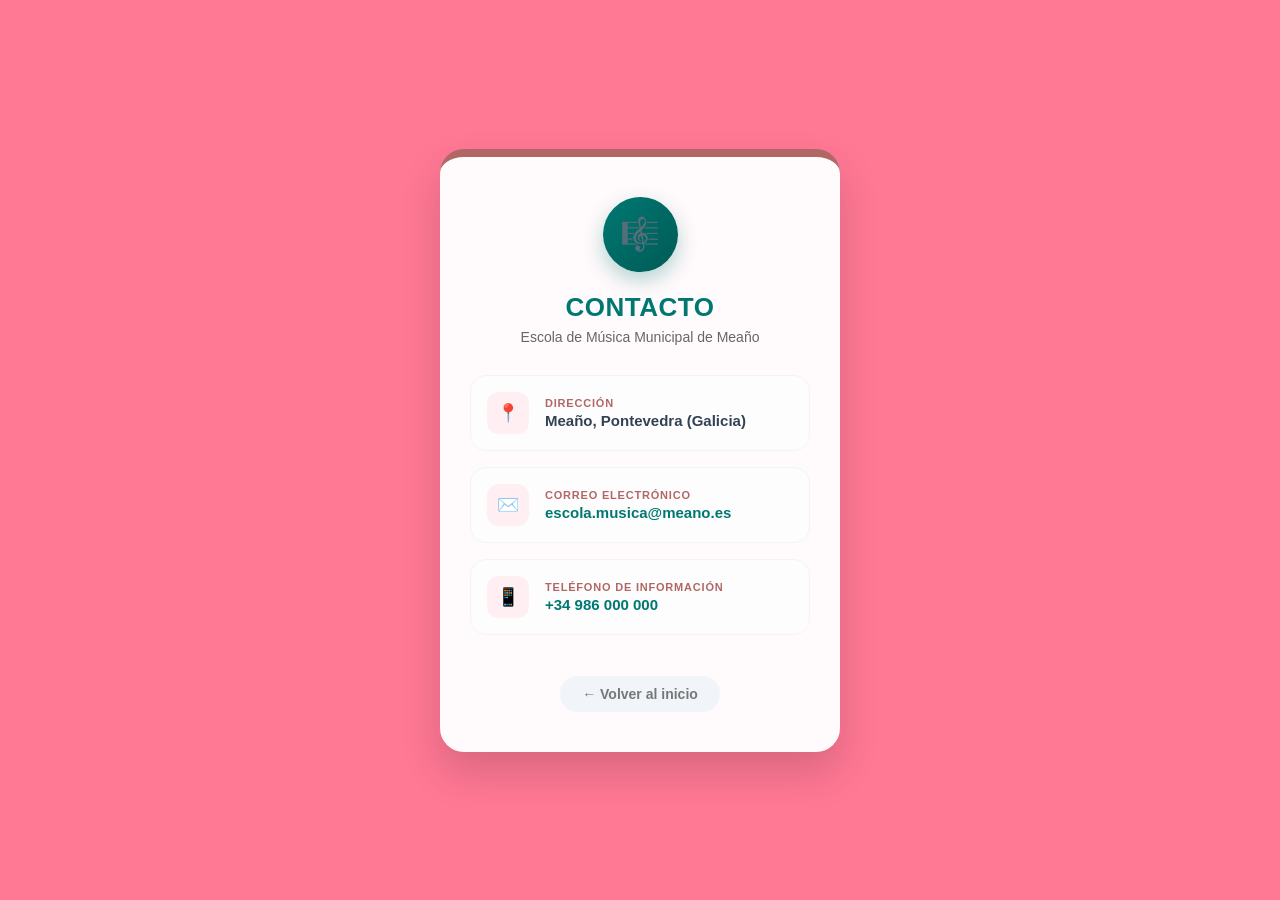
<file: contacto.html>
<!DOCTYPE html>
<html lang="es">
<head>
    <meta charset="UTF-8">
    <meta name="viewport" content="width=device-width, initial-scale=1.0">
    <title>Contacto - Escola de Música Municipal de Meaño</title>
    <style>
        /* Variables alineadas con el estilo global de la escuela */
        :root {
            --bg-pink: #FF7894;       /* Rosa base de la web */
            --logo-green: #007872;    /* Verde azulado del logo */
            --logo-pink-dark: #B26767;/* Rosa viejo del logo */
            --text-dark: #333333;
            --text-white: #FFFFFF;
        }

        * {
            box-sizing: border-box;
            margin: 0;
            padding: 0;
            font-family: 'Helvetica Neue', Helvetica, Arial, sans-serif;
        }

        body {
            /* Mantenemos el fondo rosa característico de la escuela */
            background-color: var(--bg-pink);
            display: flex;
            justify-content: center;
            align-items: center;
            min-height: 100vh;
            padding: 20px;
        }

        /* Ventana de contacto adaptada */
        .tarjeta-contacto {
            background: rgba(255, 255, 255, 0.96);
            padding: 40px 30px;
            border-radius: 24px;
            box-shadow: 0 20px 40px rgba(0, 0, 0, 0.15);
            width: 100%;
            max-width: 400px;
            text-align: center;
            backdrop-filter: blur(10px);
            transition: transform 0.3s ease, box-shadow 0.3s ease;
            /* Línea decorativa superior con el rosa del logo */
            border-top: 8px solid var(--logo-pink-dark); 
        }

        .tarjeta-contacto:hover {
            transform: translateY(-5px);
            box-shadow: 0 30px 50px rgba(0, 0, 0, 0.2);
        }

        /* Avatar adaptado a la temática musical utilizando el verde del logo */
        .avatar {
            width: 75px;
            height: 75px;
            background: linear-gradient(135deg, var(--logo-green) 0%, #005a55 100%);
            color: white;
            font-size: 32px;
            font-weight: 700;
            line-height: 75px;
            border-radius: 50%;
            margin: 0 auto 20px;
            box-shadow: 0 8px 20px rgba(0, 120, 114, 0.3);
        }

        h2 {
            color: var(--logo-green); /* Título en verde corporativo */
            margin-bottom: 6px;
            font-size: 26px;
            font-weight: 800;
            text-transform: uppercase;
            letter-spacing: 0.5px;
        }

        .subtitulo {
            font-size: 14px;
            color: #666;
            margin-bottom: 30px;
            font-weight: 500;
        }

        /* Bloques de información adaptados */
        .info-item {
            display: flex;
            align-items: center;
            margin-bottom: 16px;
            background: #fdfdfd;
            padding: 16px;
            border-radius: 16px;
            border: 1px solid #f1f5f9;
            text-align: left;
            transition: background 0.2s ease, border-color 0.2s ease;
        }

        .info-item:hover {
            background: #f8fafc;
            border-color: #e2e8f0;
        }

        /* Iconos circulares con fondo rosa sutil */
        .icono {
            width: 42px;
            height: 42px;
            background: #ffeef2; /* Fondo rosa muy claro */
            border-radius: 12px;
            display: flex;
            justify-content: center;
            align-items: center;
            font-size: 18px;
            margin-right: 16px;
            flex-shrink: 0;
        }

        .info-contenido {
            display: flex;
            flex-direction: column;
        }

        .label {
            font-size: 11px;
            text-transform: uppercase;
            color: var(--logo-pink-dark); /* Etiquetas en el rosa oscuro del logo */
            font-weight: 700;
            letter-spacing: 0.8px;
            margin-bottom: 3px;
        }

        .valor {
            font-size: 15px;
            color: #334155;
            font-weight: 600;
            word-break: break-all;
        }

        /* Enlaces usando el verde corporativo */
        a.valor {
            text-decoration: none;
            color: var(--logo-green);
            transition: color 0.2s ease;
        }

        a.valor:hover {
            color: var(--logo-pink-dark);
            text-decoration: underline;
        }

        /* Botón Volver estilizado como los de la web principal */
        .btn-volver {
            display: inline-block;
            margin-top: 25px;
            color: #777;
            text-decoration: none;
            font-size: 14px;
            font-weight: 600;
            padding: 10px 22px;
            border-radius: 25px;
            background: #f1f5f9;
            transition: background 0.2s ease, color 0.2s ease;
        }

        .btn-volver:hover {
            background: var(--logo-green);
            color: var(--text-white);
        }
    </style>
</head>
<body>

    <div class="tarjeta-contacto">
        <div class="avatar">🎼</div>
        <h2>Contacto</h2>
        <p class="subtitulo">Escola de Música Municipal de Meaño</p>
        
        <div class="info-item">
            <div class="icono">📍</div>
            <div class="info-contenido">
                <span class="label">Dirección</span>
                <div class="valor">Meaño, Pontevedra (Galicia)</div>
            </div>
        </div>

        <div class="info-item">
            <div class="icono">✉️</div>
            <div class="info-contenido">
                <span class="label">Correo Electrónico</span>
                <a href="mailto:escola.musica@meano.es" class="valor">escola.musica@meano.es</a>
            </div>
        </div>

        <div class="info-item">
            <div class="icono">📱</div>
            <div class="info-contenido">
                <span class="label">Teléfono de Información</span>
                <a href="tel:+34986000000" class="valor">+34 986 000 000</a>
            </div>
        </div>

        <a href="index.html" class="btn-volver">← Volver al inicio</a>
    </div>

</body>
</html>
</file>
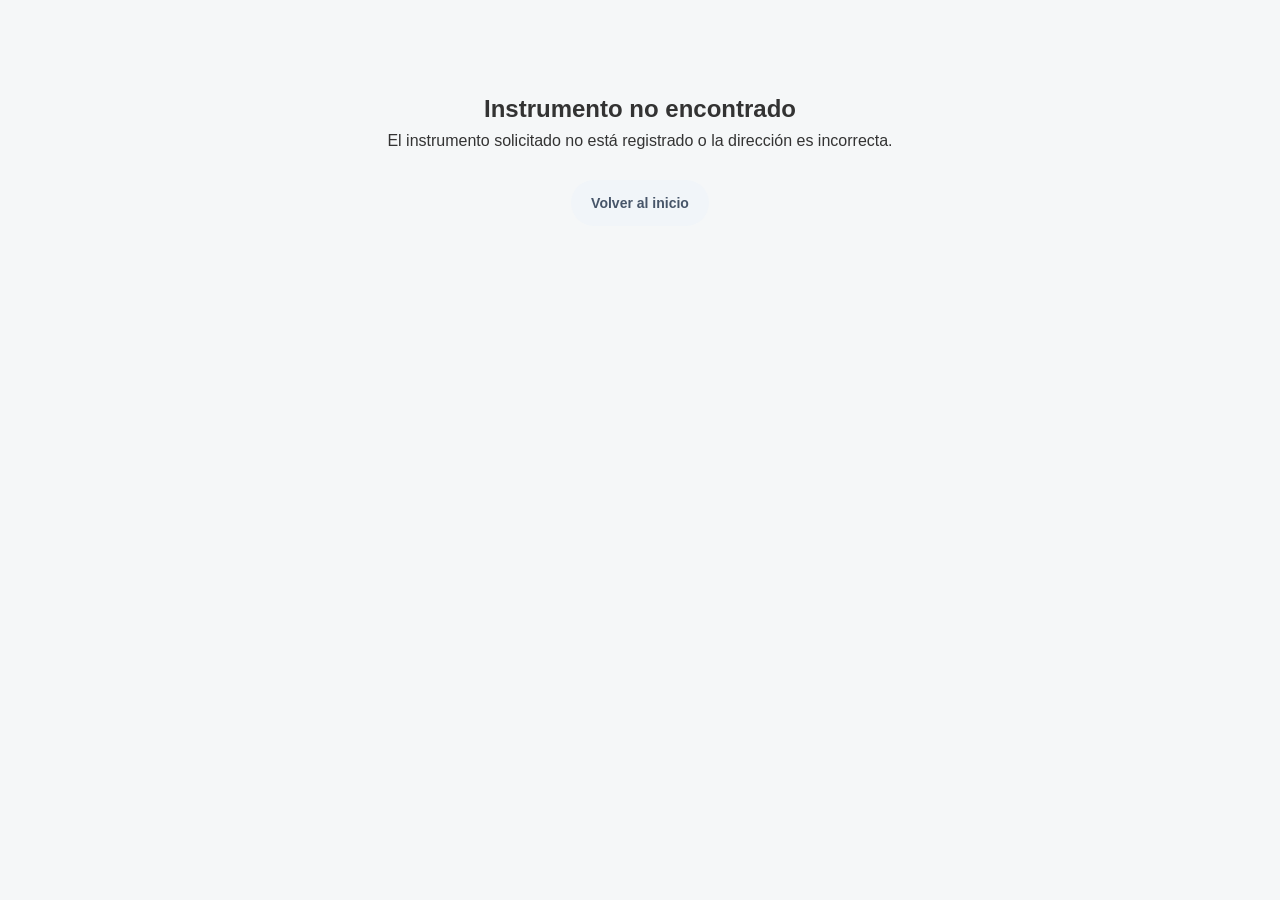
<file: instrumento.html>
<!DOCTYPE html>
<html lang="es">
<head>
    <meta charset="UTF-8">
    <meta name="viewport" content="width=device-width, initial-scale=1.0">
    <title>Instrumento - Escola de Música Municipal de Meaño</title>
    <style>
        :root {
            --logo-green: #007872;      
            --logo-pink-dark: #B26767;  
            --bg-light: #fdfdfd;        
            --text-dark: #333333;
        }

        * {
            box-sizing: border-box;
            margin: 0;
            padding: 0;
            font-family: 'Helvetica Neue', Helvetica, Arial, sans-serif;
        }

        body {
            background-color: #f5f7f8;
            color: var(--text-dark);
            line-height: 1.6;
            padding: 40px 20px;
        }

        .detalle-container {
            max-width: 1000px;
            margin: 0 auto;
            background: var(--bg-light);
            border-radius: 24px;
            box-shadow: 0 15px 35px rgba(0, 0, 0, 0.05);
            overflow: hidden;
            border-bottom: 8px solid var(--logo-pink-dark);
        }

        .detalle-header {
            background-color: var(--logo-green);
            padding: 40px;
            text-align: center;
            color: white;
        }

        .detalle-header h1 {
            font-size: 38px;
            text-transform: uppercase;
            font-weight: 800;
            letter-spacing: 1px;
            margin-bottom: 8px;
        }

        .detalle-header .categoria {
            font-size: 14px;
            text-transform: uppercase;
            letter-spacing: 2px;
            color: #bbf2ef;
            font-weight: 600;
        }

        .detalle-content {
            display: flex;
            padding: 40px;
            gap: 40px;
        }

        .col-principal {
            flex: 2;
            display: flex;
            flex-direction: column;
            gap: 30px;
        }

        .instrumento-grande-img {
            width: 100%;
            height: 350px;
            background-size: cover;
            background-position: center;
            border-radius: 16px;
            box-shadow: 0 8px 20px rgba(0,0,0,0.06);
        }

        .descripcion-text {
            font-size: 17px;
            color: #444;
            text-align: justify;
        }

        .descripcion-text p {
            margin-bottom: 20px;
        }

        .col-lateral {
            flex: 1;
            display: flex;
            flex-direction: column;
            gap: 25px;
        }

        .ficha-tecnica {
            background-color: #f8fafc;
            border-radius: 16px;
            padding: 25px;
            border: 1px solid #edf2f7;
        }

        .ficha-tecnica h3 {
            color: var(--logo-green);
            font-size: 18px;
            margin-bottom: 20px;
            text-transform: uppercase;
            font-weight: 700;
            border-bottom: 2px solid #e2e8f0;
            padding-bottom: 8px;
        }

        .info-row {
            margin-bottom: 15px;
            display: flex;
            flex-direction: column;
        }

        .info-label {
            font-size: 11px;
            text-transform: uppercase;
            color: var(--logo-pink-dark);
            font-weight: 700;
            letter-spacing: 0.5px;
            margin-bottom: 2px;
        }

        .info-valor {
            font-size: 15px;
            font-weight: 600;
            color: #2d3748;
        }

        .actions-container {
            display: flex;
            flex-direction: column;
            gap: 12px;
        }

        .btn {
            display: block;
            text-align: center;
            padding: 12px 20px;
            border-radius: 30px;
            text-decoration: none;
            font-weight: 600;
            font-size: 14px;
            transition: all 0.2s ease;
        }

        .btn-primary { background-color: var(--logo-green); color: white; }
        .btn-primary:hover { background-color: #005a55; transform: translateY(-2px); }
        .btn-secondary { background-color: #f1f5f9; color: #475569; }
        .btn-secondary:hover { background-color: #e2e8f0; }

        /* Estado de error por si el hash no es válido */
        .error-message { display: none; text-align: center; padding: 50px; }

        @media (max-width: 768px) {
            .detalle-content { flex-direction: column; padding: 25px; gap: 30px; }
            .instrumento-grande-img { height: 250px; }
        }
    </style>
</head>
<body>

    <div class="detalle-container" id="vista-instrumento">
        <header class="detalle-header">
            <h1 id="ins-nombre">Instrumento</h1>
            <span class="categoria" id="ins-familia">Familia</span>
        </header>

        <div class="detalle-content">
            <main class="col-principal">
                <div class="instrumento-grande-img" id="ins-imagen"></div>
                <div class="descripcion-text" id="ins-descripcion">
                    </div>
            </main>

            <aside class="col-lateral">
                <div class="ficha-tecnica">
                    <h3>Ficha Técnica</h3>
                    
                    <div class="info-row">
                        <span class="info-label" id="label-extra">Característica</span>
                        <span class="info-valor" id="ins-extra">--</span>
                    </div>

                    <div class="info-row">
                        <span class="info-label">Variantes</span>
                        <span class="info-valor" id="ins-variantes">--</span>
                    </div>

                    <div class="info-row">
                        <span class="info-label">Coste clases</span>
                        <span class="info-valor" id="ins-coste">--</span>
                    </div>

                    <div class="info-row">
                        <span class="info-label">Agrupaciones</span>
                        <span class="info-valor" id="ins-agrupaciones">--</span>
                    </div>
                </div>

                <div class="actions-container">
                    <a href="contacto.html" class="btn btn-primary">Solicitar Información</a>
                    <a href="index.html" class="btn btn-secondary">← Volver</a>
                </div>
            </aside>
        </div>
    </div>

    <div class="error-message" id="vista-error">
        <h2>Instrumento no encontrado</h2>
        <p>El instrumento solicitado no está registrado o la dirección es incorrecta.</p>
        <br>
        <a href="index.html" class="btn btn-secondary" style="display:inline-block;">Volver al inicio</a>
    </div>

    <script>
        // 1. Creamos la "base de datos" con la información de cada instrumento
        const baseDatosInstrumentos = {
            saxophone: {
                nombre: "Saxofón",
                familia: "Familia de Viento-Madera",
                imagen: "saxofon_grande.jpg",
                descripcion: [
                    "El saxofón es uno de los instrumentos más expresivos y versátiles de nuestra banda sinfónica. Aunque está construido de latón, pertenece a la familia de viento-madera debido a que su sonido se produce mediante una caña.",
                    "En la Escola de Música Municipal de Meaño, el aprendizaje del saxofón abarca tanto el dominio técnico clásico como la exploración de agrupaciones modernas."
                ],
                labelExtra: "Tipo de caña",
                extra: "Sencilla (Madera)",
                variantes: "Alto, Tenor y Soprano",
                coste: "50€",
                agrupaciones: "Banda Infantil, Juvenil y Sinfónica"
            },
            clarinet: {
                nombre: "Clarinete",
                familia: "Familia de Viento-Madera",
                imagen: "clarinete_grande.jpg",
                descripcion: [
                    "El clarinete destaca por su sonido dulce, profundo y su enorme agilidad técnica. Es una pieza fundamental que aporta la calidez armónica y el cuerpo principal a las secciones de madera de la banda.",
                    "Los estudiantes aprenden el control de la embocadura y la respiración, pilares indispensables para dominar este maravilloso instrumento desde las primeras etapas."
                ],
                labelExtra: "Material común",
                extra: "Madera de Ébano / Resina",
                variantes: "Soprano en Si bemol, Requinto",
                coste: "50€",
                agrupaciones: "Banda Infantil, Juvenil y Sinfónica"
            },
            trumpet: {
                nombre: "Trompeta",
                familia: "Familia de Viento-Metal",
                imagen: "trompeta_grande.jpg",
                descripcion: [
                    "La trompeta es la reina de la brillantez y la potencia en las secciones de metal. Con su sistema de tres pistones, ofrece un sonido vibrante capaz de liderar las melodías más heroicas de nuestro repertorio.",
                    "En nuestras aulas trabajamos la técnica del aire, la flexibilidad de labios y la precisión rítmica necesarias para destacar tanto en desfiles como en conciertos de gala."
                ],
                labelExtra: "Mecanismo",
                extra: "3 Pistones de acción rápida",
                variantes: "Trompeta en Si bemol, Corneta",
                coste: "50€/mes",
                agrupaciones: "Banda de Música y Agrupaciones de Metal"
            }
        };

        // 2. Función que lee la URL y cambia el contenido
        function cargarContenidoInstrumento() {
            // Obtenemos el hash (quitándole el símbolo #) y lo pasamos a minúsculas
            const hash = window.location.hash.substring(1).toLowerCase();
            
            // Buscamos si el instrumento existe en nuestra base de datos
            const datos = baseDatosInstrumentos[hash];

            const vistaInstrumento = document.getElementById('vista-instrumento');
            const vistaError = document.getElementById('vista-error');

            if (datos) {
                // Si existe, mostramos la tarjeta y ocultamos el error
                vistaInstrumento.style.display = 'block';
                vistaError.style.display = 'none';

                // Reemplazamos los textos e imágenes en el HTML
                document.getElementById('ins-nombre').innerText = datos.nombre;
                document.getElementById('ins-familia').innerText = datos.familia;
                document.getElementById('ins-imagen').style.backgroundImage = `url('${datos.imagen}')`;
                document.getElementById('ins-extra').innerText = datos.extra;
                document.getElementById('label-extra').innerText = datos.labelExtra;
                document.getElementById('ins-variantes').innerText = datos.variantes;
                document.getElementById('ins-coste').innerText = datos.coste;
                document.getElementById('ins-agrupaciones').innerText = datos.agrupaciones;
                
                // Actualizamos también el título de la pestaña del navegador
                document.title = `${datos.nombre} - Escola de Música Municipal de Meaño`;

                // Procesamos los párrafos de la descripción
                const contenedorDesc = document.getElementById('ins-descripcion');
                contenedorDesc.innerHTML = ""; // Limpiamos lo anterior
                datos.descripcion.forEach(parrafo => {
                    const p = document.createElement('p');
                    p.innerHTML = parrafo;
                    contenedorDesc.appendChild(p);
                });

            } else {
                // Si no se pone ningún hash o está mal escrito, enseñamos el bloque de error
                vistaInstrumento.style.display = 'none';
                vistaError.style.display = 'block';
                document.title = "Instrumento no encontrado";
            }
        }

        // 3. Ejecutar la función cuando se carga la página por primera vez
        window.addEventListener('load', cargarContenidoInstrumento);
        
        // 4. Ejecutar la función si el usuario cambia el hash sin recargar (ej. hace clic en otro enlace)
        window.addEventListener('hashchange', cargarContenidoInstrumento);
    </script>
</body>
</html>
</file>
